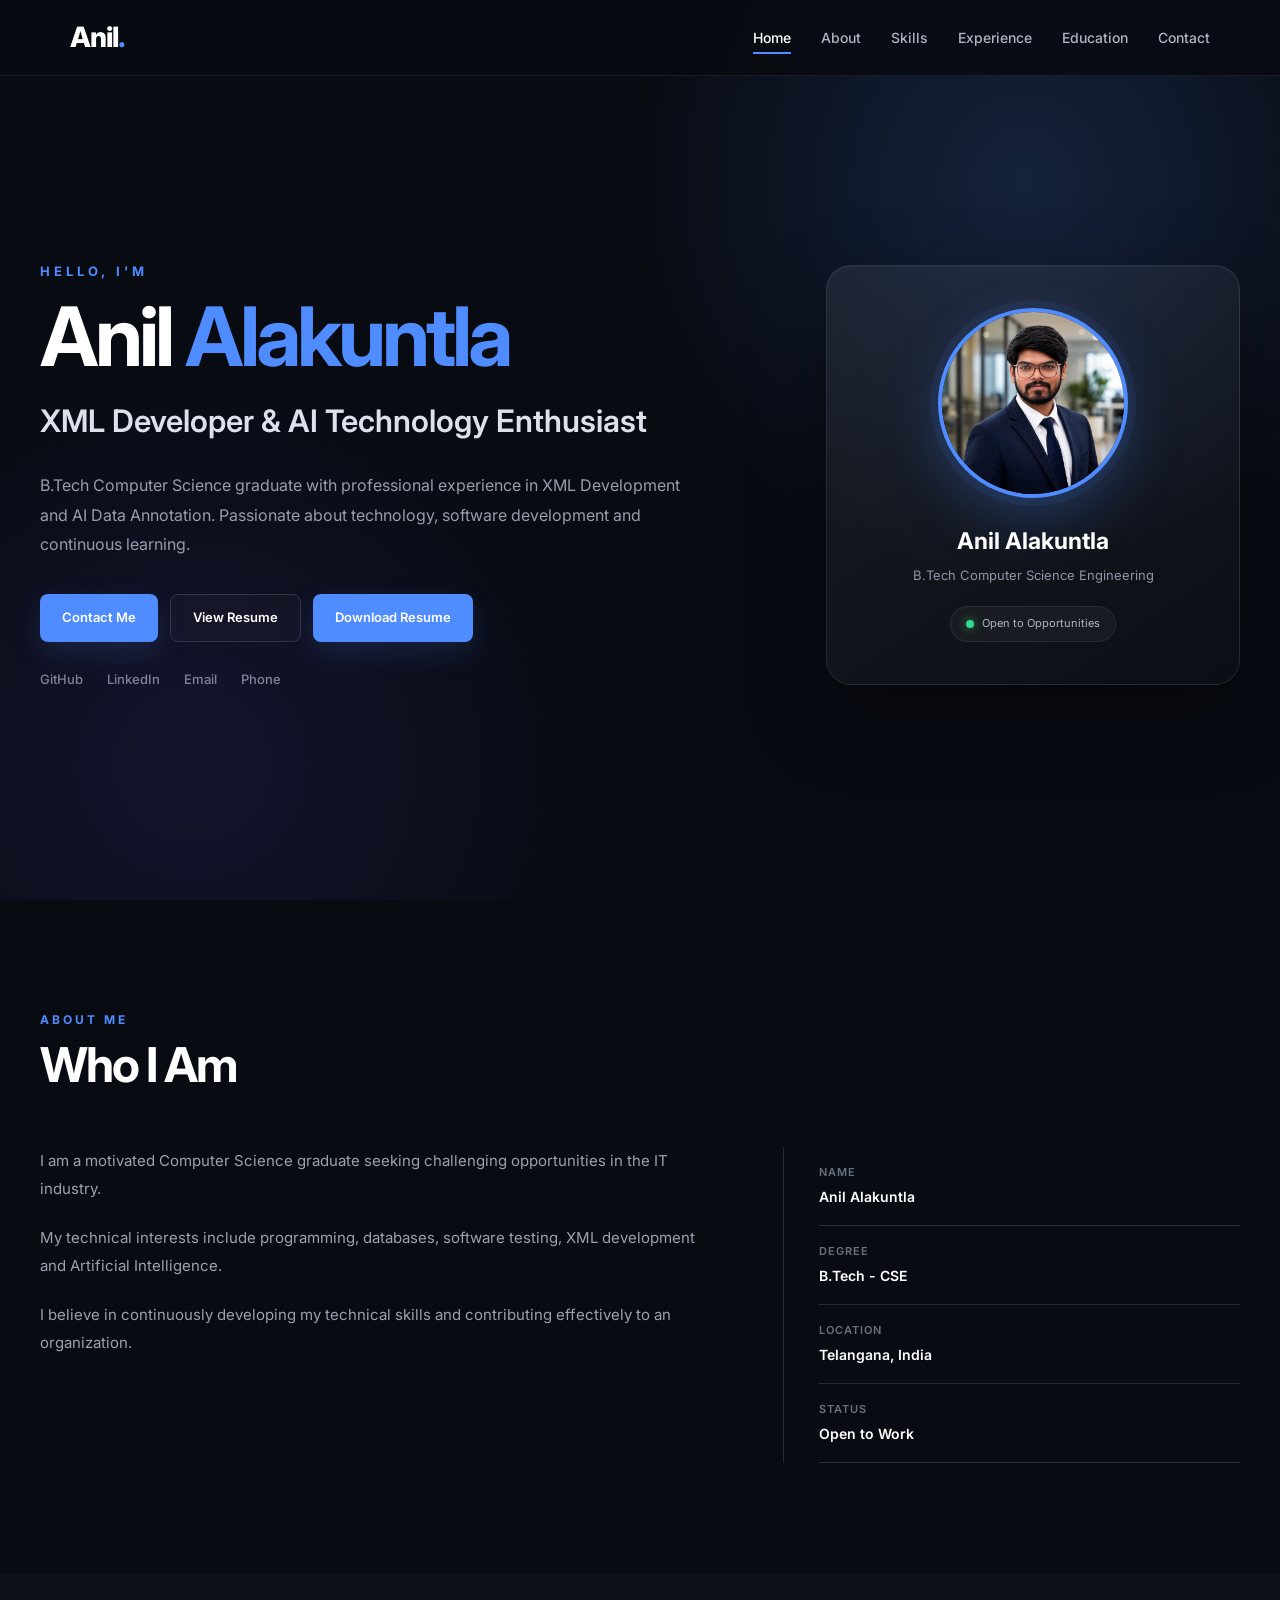
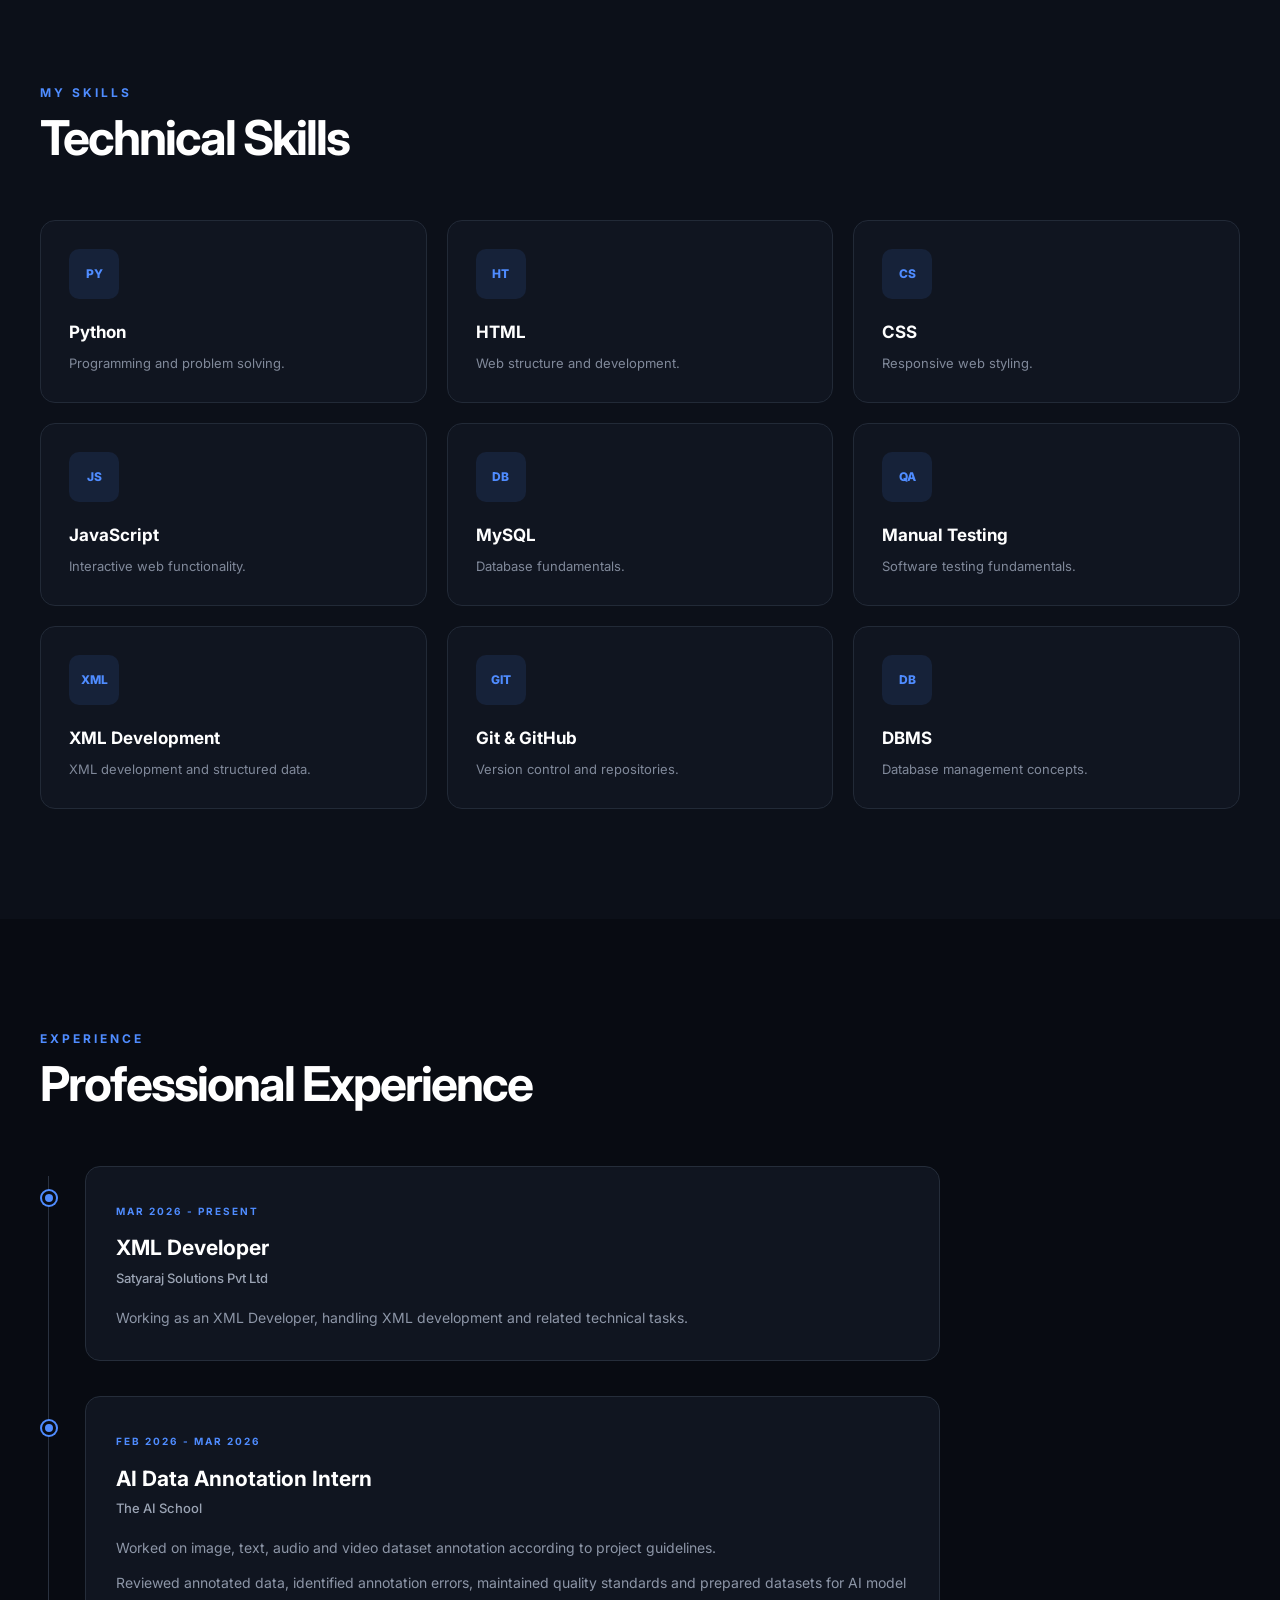
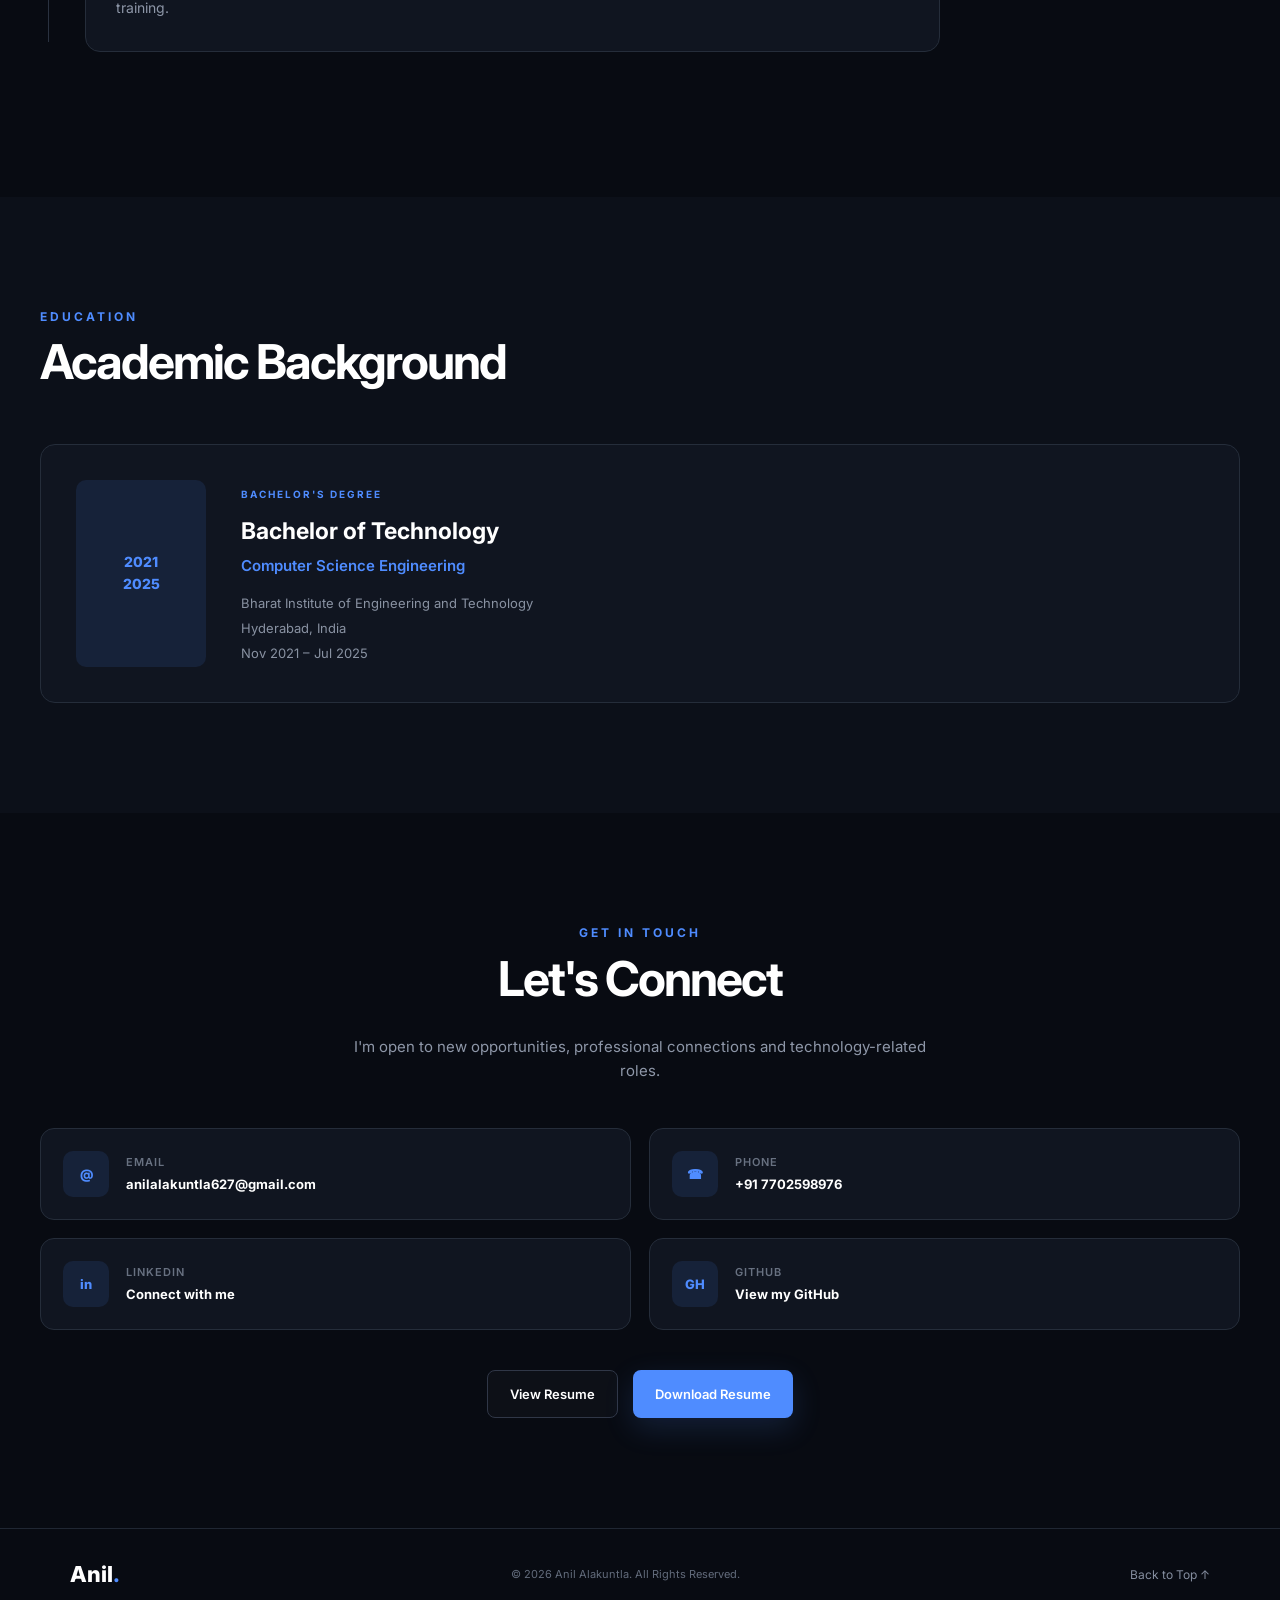
<file: index.html>
<!DOCTYPE html>
<html lang="en">

<head>

    <meta charset="UTF-8">

    <meta name="viewport" content="width=device-width, initial-scale=1.0">

    <meta name="description"
        content="Anil Alakuntla - B.Tech Computer Science graduate, XML Developer and AI Data Annotation professional.">

    <meta name="author" content="Anil Alakuntla">

    <title>Anil Alakuntla | Portfolio</title>


    <!-- Google Font -->

    <link rel="preconnect" href="https://fonts.googleapis.com">

    <link rel="preconnect" href="https://fonts.gstatic.com" crossorigin>

    <link
        href="https://fonts.googleapis.com/css2?family=Inter:wght@400;500;600;700;800&display=swap"
        rel="stylesheet">


    <!-- CSS -->

    <link rel="stylesheet" href="style.css">

</head>


<body>


    <!-- =====================================
         NAVIGATION
    ====================================== -->

    <header class="header">

        <nav class="navbar">

            <a href="#home" class="logo">
                Anil<span>.</span>
            </a>


            <ul class="nav-links" id="navLinks">

                <li>
                    <a href="#home">Home</a>
                </li>

                <li>
                    <a href="#about">About</a>
                </li>

                <li>
                    <a href="#skills">Skills</a>
                </li>

                <li>
                    <a href="#experience">Experience</a>
                </li>

                <li>
                    <a href="#education">Education</a>
                </li>

                <li>
                    <a href="#contact">Contact</a>
                </li>

            </ul>


            <!-- Mobile Menu Button -->

            <button
                class="menu-btn"
                id="menuBtn"
                aria-label="Open menu">

                ☰

            </button>

        </nav>

    </header>



    <main>


        <!-- =====================================
             HOME / HERO
        ====================================== -->

        <section id="home" class="hero">

            <div class="hero-container">


                <!-- Hero Left -->

                <div class="hero-content">

                    <p class="welcome">
                        HELLO, I'M
                    </p>


                    <h1>
                        Anil <span>Alakuntla</span>
                    </h1>


                    <h2>
                        XML Developer & AI Technology Enthusiast
                    </h2>


                    <p class="hero-description">

                        B.Tech Computer Science graduate with
                        professional experience in XML Development
                        and AI Data Annotation. Passionate about
                        technology, software development and
                        continuous learning.

                    </p>


                    <!-- Hero Buttons -->

                    <div class="hero-buttons">


                        <a
                            href="#contact"
                            class="btn btn-primary">

                            Contact Me

                        </a>


                        <a
                            href="resume.pdf"
                            class="btn btn-outline"
                            target="_blank">

                            View Resume

                        </a>


                        <a
                            href="resume.pdf"
                            class="btn btn-primary"
                            download>

                            Download Resume

                        </a>

                    </div>


                    <!-- Social Links -->

                    <div class="social-links">


                        <a
                            href="https://github.com/Alakuntlaanil"
                            target="_blank"
                            rel="noopener noreferrer">

                            GitHub

                        </a>


                        <a
                            href="https://www.linkedin.com/in/alakuntla-anil-9186b3218"
                            target="_blank"
                            rel="noopener noreferrer">

                            LinkedIn

                        </a>


                        <a
                            href="mailto:anilalakuntla627@gmail.com">

                            Email

                        </a>


                        <a
                            href="tel:+917702598976">

                            Phone

                        </a>

                    </div>

                </div>



                <!-- Hero Right -->

                <div class="hero-card">


                    <!-- Profile Image -->

                    <div class="profile-photo">

                        <img
                            src="profile.jpg"
                            alt="Anil Alakuntla">

                    </div>


                    <h3>
                        Anil Alakuntla
                    </h3>


                    <p>
                        B.Tech Computer Science Engineering
                    </p>


                    <div class="status">

                        <span></span>

                        Open to Opportunities

                    </div>

                </div>

            </div>

        </section>



        <!-- =====================================
             ABOUT
        ====================================== -->

        <section id="about" class="section">

            <div class="section-container">


                <p class="section-label">
                    ABOUT ME
                </p>


                <h2 class="section-title">
                    Who I Am
                </h2>


                <div class="about-grid">


                    <div class="about-text">

                        <p>

                            I am a motivated Computer Science
                            graduate seeking challenging
                            opportunities in the IT industry.

                        </p>


                        <p>

                            My technical interests include
                            programming, databases, software
                            testing, XML development and
                            Artificial Intelligence.

                        </p>


                        <p>

                            I believe in continuously developing
                            my technical skills and contributing
                            effectively to an organization.

                        </p>

                    </div>



                    <div class="about-info">


                        <div class="info-item">

                            <span class="info-title">
                                Name
                            </span>

                            <span class="info-value">
                                Anil Alakuntla
                            </span>

                        </div>


                        <div class="info-item">

                            <span class="info-title">
                                Degree
                            </span>

                            <span class="info-value">
                                B.Tech - CSE
                            </span>

                        </div>


                        <div class="info-item">

                            <span class="info-title">
                                Location
                            </span>

                            <span class="info-value">
                                Telangana, India
                            </span>

                        </div>


                        <div class="info-item">

                            <span class="info-title">
                                Status
                            </span>

                            <span class="info-value">
                                Open to Work
                            </span>

                        </div>

                    </div>

                </div>

            </div>

        </section>



        <!-- =====================================
             SKILLS
        ====================================== -->

        <section id="skills" class="section section-dark">

            <div class="section-container">


                <p class="section-label">
                    MY SKILLS
                </p>


                <h2 class="section-title">
                    Technical Skills
                </h2>


                <div class="skills-grid">


                    <div class="skill-card">

                        <div class="skill-icon">
                            PY
                        </div>

                        <h3>
                            Python
                        </h3>

                        <p>
                            Programming and problem solving.
                        </p>

                    </div>


                    <div class="skill-card">

                        <div class="skill-icon">
                            HT
                        </div>

                        <h3>
                            HTML
                        </h3>

                        <p>
                            Web structure and development.
                        </p>

                    </div>


                    <div class="skill-card">

                        <div class="skill-icon">
                            CS
                        </div>

                        <h3>
                            CSS
                        </h3>

                        <p>
                            Responsive web styling.
                        </p>

                    </div>


                    <div class="skill-card">

                        <div class="skill-icon">
                            JS
                        </div>

                        <h3>
                            JavaScript
                        </h3>

                        <p>
                            Interactive web functionality.
                        </p>

                    </div>


                    <div class="skill-card">

                        <div class="skill-icon">
                            DB
                        </div>

                        <h3>
                            MySQL
                        </h3>

                        <p>
                            Database fundamentals.
                        </p>

                    </div>


                    <div class="skill-card">

                        <div class="skill-icon">
                            QA
                        </div>

                        <h3>
                            Manual Testing
                        </h3>

                        <p>
                            Software testing fundamentals.
                        </p>

                    </div>


                    <div class="skill-card">

                        <div class="skill-icon">
                            XML
                        </div>

                        <h3>
                            XML Development
                        </h3>

                        <p>
                            XML development and structured data.
                        </p>

                    </div>


                    <div class="skill-card">

                        <div class="skill-icon">
                            GIT
                        </div>

                        <h3>
                            Git & GitHub
                        </h3>

                        <p>
                            Version control and repositories.
                        </p>

                    </div>


                    <div class="skill-card">

                        <div class="skill-icon">
                            DB
                        </div>

                        <h3>
                            DBMS
                        </h3>

                        <p>
                            Database management concepts.
                        </p>

                    </div>

                </div>

            </div>

        </section>



        <!-- =====================================
             EXPERIENCE
        ====================================== -->

        <section id="experience" class="section">

            <div class="section-container">


                <p class="section-label">
                    EXPERIENCE
                </p>


                <h2 class="section-title">
                    Professional Experience
                </h2>


                <div class="timeline">


                    <!-- XML Developer -->

                    <div class="timeline-item">

                        <div class="timeline-dot"></div>


                        <div class="experience-card">

                            <span class="experience-type">
                                MAR 2026 - PRESENT
                            </span>


                            <h3>
                                XML Developer
                            </h3>


                            <h4>
                                Satyaraj Solutions Pvt Ltd
                            </h4>


                            <p>

                                Working as an XML Developer,
                                handling XML development and
                                related technical tasks.

                            </p>

                        </div>

                    </div>



                    <!-- AI Data Annotation -->

                    <div class="timeline-item">

                        <div class="timeline-dot"></div>


                        <div class="experience-card">

                            <span class="experience-type">
                                FEB 2026 - MAR 2026
                            </span>


                            <h3>
                                AI Data Annotation Intern
                            </h3>


                            <h4>
                                The AI School
                            </h4>


                            <p>

                                Worked on image, text, audio and
                                video dataset annotation according
                                to project guidelines.

                            </p>


                            <p>

                                Reviewed annotated data,
                                identified annotation errors,
                                maintained quality standards
                                and prepared datasets for
                                AI model training.

                            </p>

                        </div>

                    </div>

                </div>

            </div>

        </section>



        <!-- =====================================
             EDUCATION
        ====================================== -->

        <section id="education" class="section section-dark">

            <div class="section-container">


                <p class="section-label">
                    EDUCATION
                </p>


                <h2 class="section-title">
                    Academic Background
                </h2>


                <div class="education-card">


                    <div class="education-year">

                        2021
                        <br>
                        2025

                    </div>


                    <div class="education-content">

                        <span class="education-label">
                            BACHELOR'S DEGREE
                        </span>


                        <h3>
                            Bachelor of Technology
                        </h3>


                        <h4>
                            Computer Science Engineering
                        </h4>


                        <p>
                            Bharat Institute of Engineering
                            and Technology
                        </p>


                        <p>
                            Hyderabad, India
                        </p>


                        <p>
                            Nov 2021 – Jul 2025
                        </p>

                    </div>

                </div>

            </div>

        </section>



        <!-- =====================================
             CONTACT
        ====================================== -->

        <section id="contact" class="section contact-section">

            <div class="section-container">


                <p class="section-label">
                    GET IN TOUCH
                </p>


                <h2 class="section-title">
                    Let's Connect
                </h2>


                <p class="contact-description">

                    I'm open to new opportunities,
                    professional connections and
                    technology-related roles.

                </p>


                <div class="contact-grid">


                    <!-- Email -->

                    <a
                        href="mailto:anilalakuntla627@gmail.com"
                        class="contact-card">

                        <div class="contact-icon">
                            @
                        </div>


                        <div>

                            <span>
                                Email
                            </span>


                            <strong>
                                anilalakuntla627@gmail.com
                            </strong>

                        </div>

                    </a>



                    <!-- Phone -->

                    <a
                        href="tel:+917702598976"
                        class="contact-card">

                        <div class="contact-icon">
                            ☎
                        </div>


                        <div>

                            <span>
                                Phone
                            </span>


                            <strong>
                                +91 7702598976
                            </strong>

                        </div>

                    </a>



                    <!-- LinkedIn -->

                    <a
                        href="https://www.linkedin.com/in/alakuntla-anil-9186b3218"
                        target="_blank"
                        rel="noopener noreferrer"
                        class="contact-card">

                        <div class="contact-icon">
                            in
                        </div>


                        <div>

                            <span>
                                LinkedIn
                            </span>


                            <strong>
                                Connect with me
                            </strong>

                        </div>

                    </a>



                    <!-- GitHub -->

                    <a
                        href="https://github.com/Alakuntlaanil"
                        target="_blank"
                        rel="noopener noreferrer"
                        class="contact-card">

                        <div class="contact-icon">
                            GH
                        </div>


                        <div>

                            <span>
                                GitHub
                            </span>


                            <strong>
                                View my GitHub
                            </strong>

                        </div>

                    </a>

                </div>



                <!-- Resume Buttons -->

                <div class="resume-button">


                    <a
                        href="resume.pdf"
                        class="btn btn-outline"
                        target="_blank">

                        View Resume

                    </a>


                    <a
                        href="resume.pdf.pdf"
                        class="btn btn-primary"
                        download>

                        Download Resume

                    </a>

                </div>

            </div>

        </section>

    </main>



    <!-- =====================================
         FOOTER
    ====================================== -->

    <footer class="footer">

        <div class="footer-container">


            <div class="footer-logo">
                Anil<span>.</span>
            </div>


            <p>
                © 2026 Anil Alakuntla. All Rights Reserved.
            </p>


            <a href="#home">
                Back to Top ↑
            </a>

        </div>

    </footer>



    <!-- JavaScript -->

    <script src="script.js"></script>

</body>

</html>
</file>
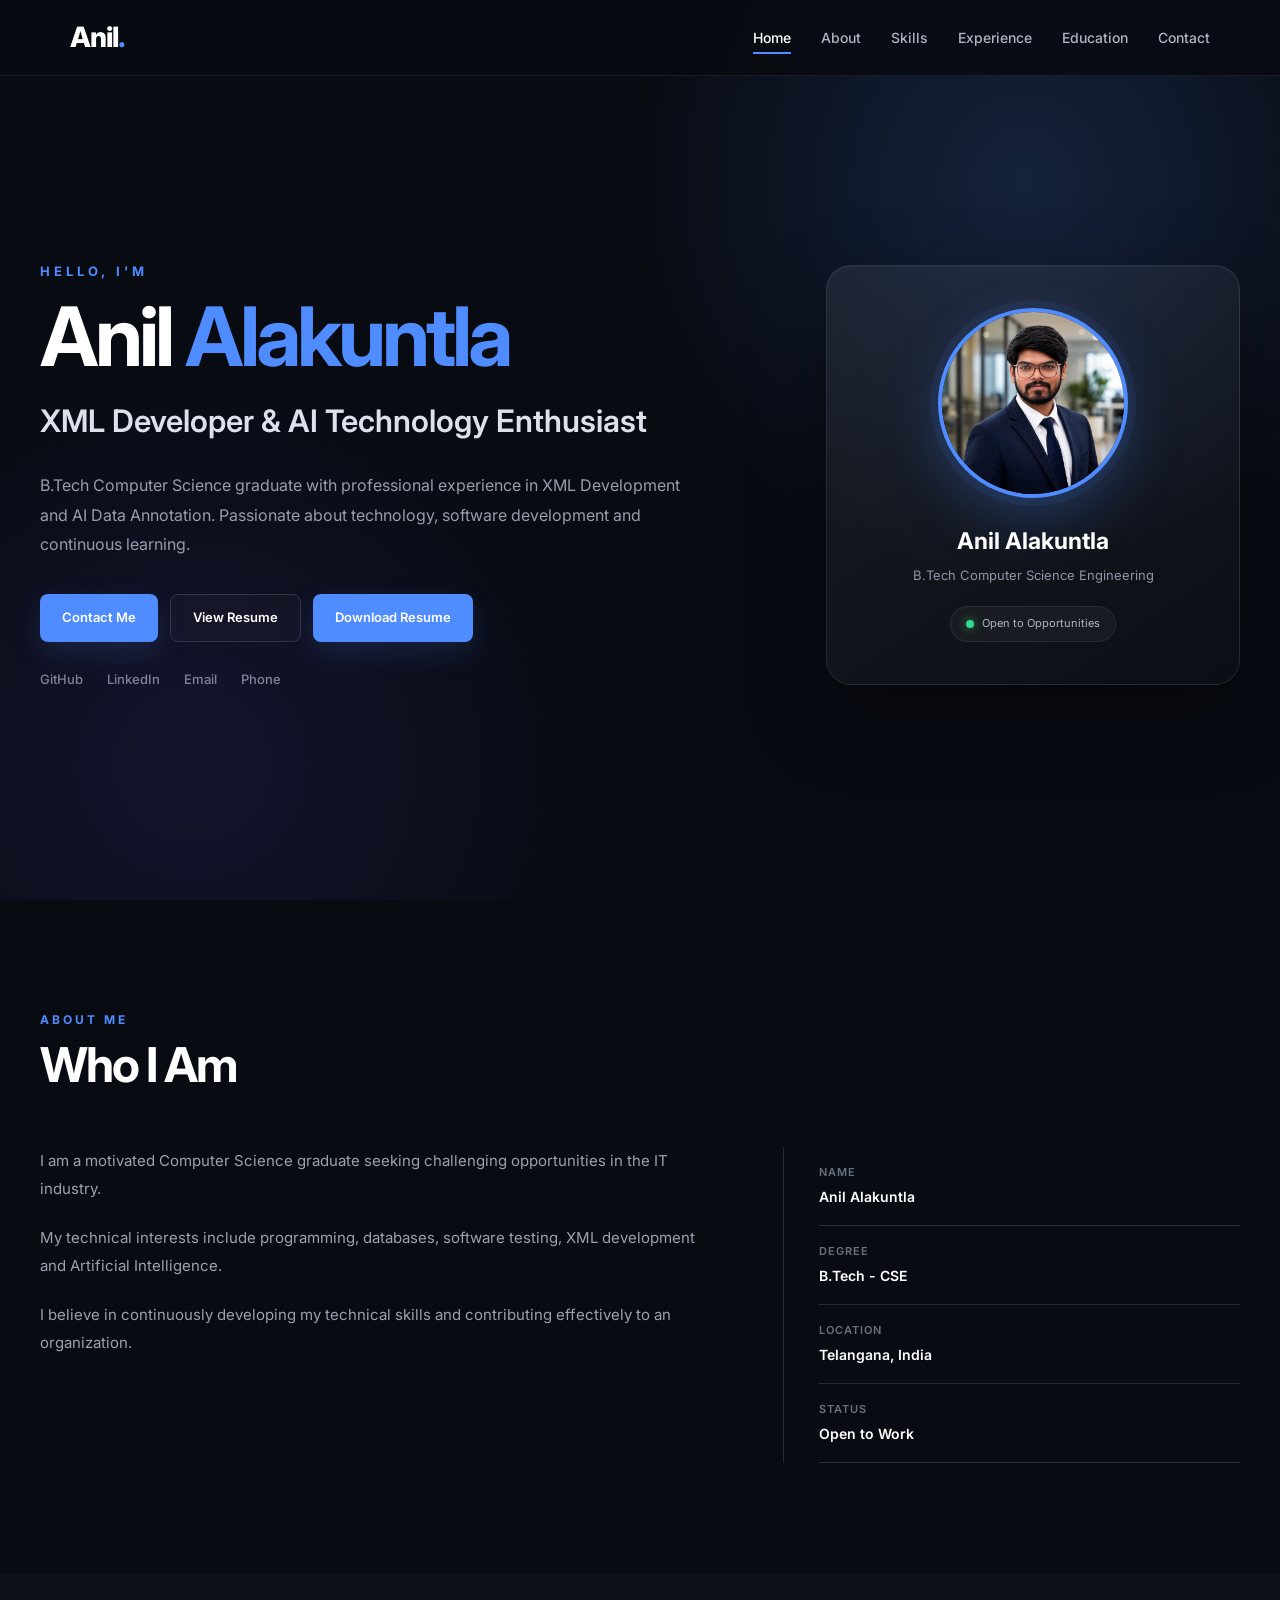
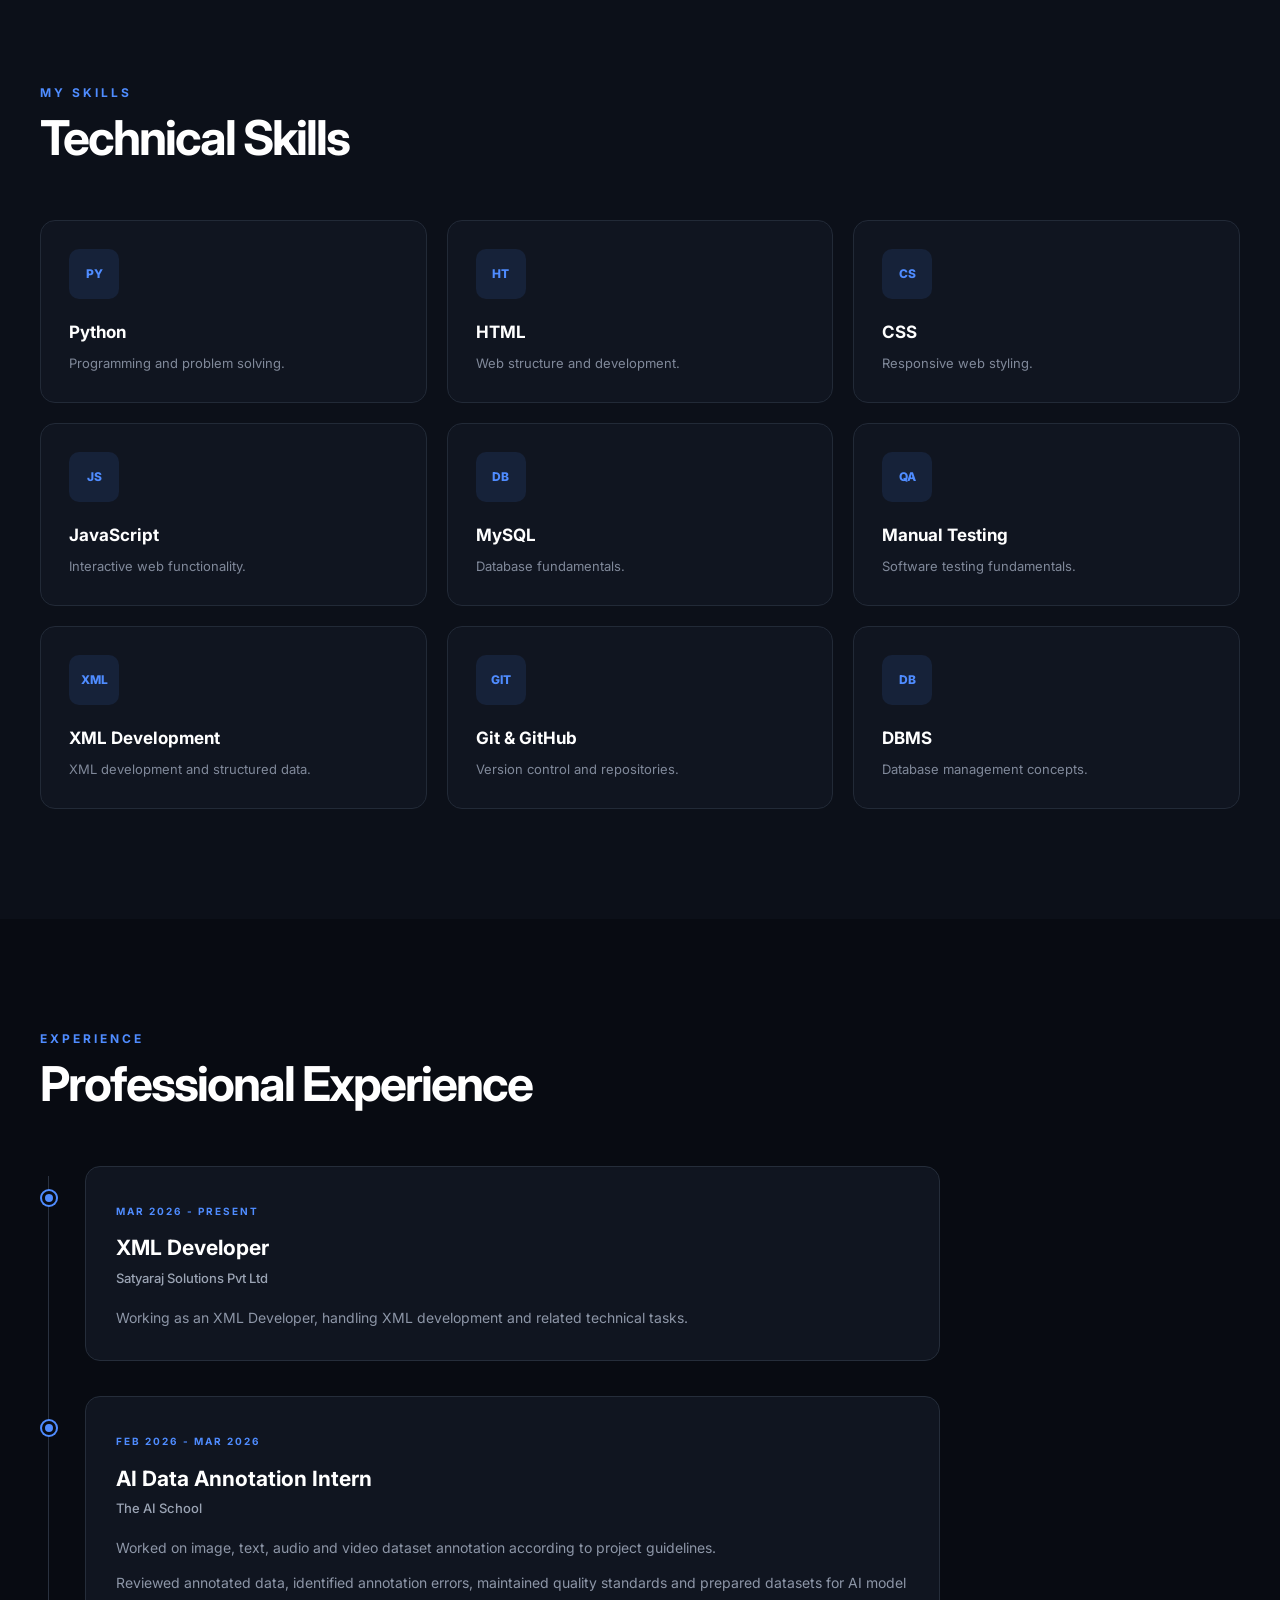
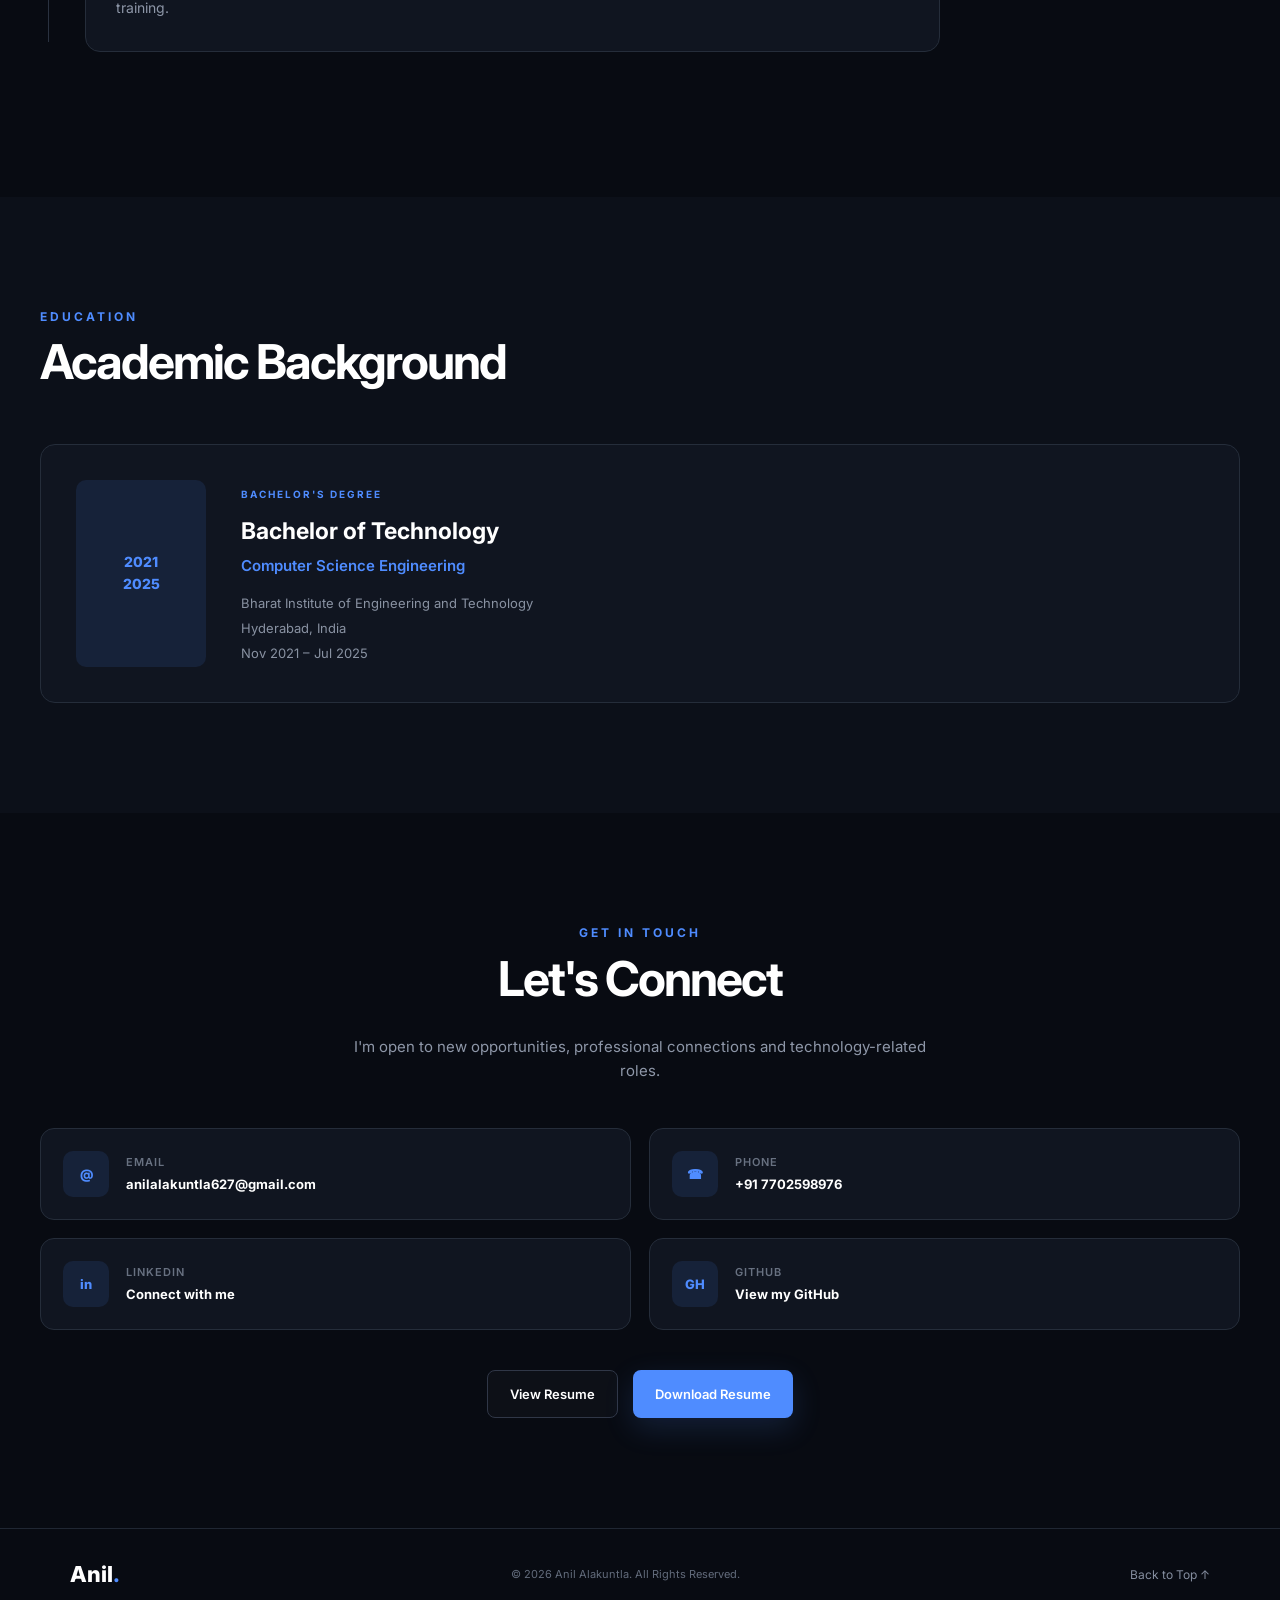
<file: indext.html>
<!DOCTYPE html>
<html lang="en">

<head>

    <meta charset="UTF-8">

    <meta name="viewport" content="width=device-width, initial-scale=1.0">

    <meta name="description"
        content="Anil Alakuntla - B.Tech Computer Science graduate, XML Developer and AI Data Annotation professional.">

    <meta name="author" content="Anil Alakuntla">

    <title>Anil Alakuntla | Portfolio</title>


    <!-- Google Font -->

    <link rel="preconnect" href="https://fonts.googleapis.com">

    <link rel="preconnect" href="https://fonts.gstatic.com" crossorigin>

    <link
        href="https://fonts.googleapis.com/css2?family=Inter:wght@400;500;600;700;800&display=swap"
        rel="stylesheet">


    <!-- CSS -->

    <link rel="stylesheet" href="style.css">

</head>


<body>


    <!-- =====================================
         NAVIGATION
    ====================================== -->

    <header class="header">

        <nav class="navbar">

            <a href="#home" class="logo">
                Anil<span>.</span>
            </a>


            <ul class="nav-links" id="navLinks">

                <li>
                    <a href="#home">Home</a>
                </li>

                <li>
                    <a href="#about">About</a>
                </li>

                <li>
                    <a href="#skills">Skills</a>
                </li>

                <li>
                    <a href="#experience">Experience</a>
                </li>

                <li>
                    <a href="#education">Education</a>
                </li>

                <li>
                    <a href="#contact">Contact</a>
                </li>

            </ul>


            <!-- Mobile Menu Button -->

            <button
                class="menu-btn"
                id="menuBtn"
                aria-label="Open menu">

                ☰

            </button>

        </nav>

    </header>



    <main>


        <!-- =====================================
             HOME / HERO
        ====================================== -->

        <section id="home" class="hero">

            <div class="hero-container">


                <!-- Hero Left -->

                <div class="hero-content">

                    <p class="welcome">
                        HELLO, I'M
                    </p>


                    <h1>
                        Anil <span>Alakuntla</span>
                    </h1>


                    <h2>
                        XML Developer & AI Technology Enthusiast
                    </h2>


                    <p class="hero-description">

                        B.Tech Computer Science graduate with
                        professional experience in XML Development
                        and AI Data Annotation. Passionate about
                        technology, software development and
                        continuous learning.

                    </p>


                    <!-- Hero Buttons -->

                    <div class="hero-buttons">


                        <a
                            href="#contact"
                            class="btn btn-primary">

                            Contact Me

                        </a>


                        <a
                            href="resume.pdf"
                            class="btn btn-outline"
                            target="_blank">

                            View Resume

                        </a>


                        <a
                            href="resume.pdf"
                            class="btn btn-primary"
                            download>

                            Download Resume

                        </a>

                    </div>


                    <!-- Social Links -->

                    <div class="social-links">


                        <a
                            href="https://github.com/Alakuntlaanil"
                            target="_blank"
                            rel="noopener noreferrer">

                            GitHub

                        </a>


                        <a
                            href="https://www.linkedin.com/in/alakuntla-anil-9186b3218"
                            target="_blank"
                            rel="noopener noreferrer">

                            LinkedIn

                        </a>


                        <a
                            href="mailto:anilalakuntla627@gmail.com">

                            Email

                        </a>


                        <a
                            href="tel:+917702598976">

                            Phone

                        </a>

                    </div>

                </div>



                <!-- Hero Right -->

                <div class="hero-card">


                    <!-- Profile Image -->

                    <div class="profile-photo">

                        <img
                            src="profile.jpg"
                            alt="Anil Alakuntla">

                    </div>


                    <h3>
                        Anil Alakuntla
                    </h3>


                    <p>
                        B.Tech Computer Science Engineering
                    </p>


                    <div class="status">

                        <span></span>

                        Open to Opportunities

                    </div>

                </div>

            </div>

        </section>



        <!-- =====================================
             ABOUT
        ====================================== -->

        <section id="about" class="section">

            <div class="section-container">


                <p class="section-label">
                    ABOUT ME
                </p>


                <h2 class="section-title">
                    Who I Am
                </h2>


                <div class="about-grid">


                    <div class="about-text">

                        <p>

                            I am a motivated Computer Science
                            graduate seeking challenging
                            opportunities in the IT industry.

                        </p>


                        <p>

                            My technical interests include
                            programming, databases, software
                            testing, XML development and
                            Artificial Intelligence.

                        </p>


                        <p>

                            I believe in continuously developing
                            my technical skills and contributing
                            effectively to an organization.

                        </p>

                    </div>



                    <div class="about-info">


                        <div class="info-item">

                            <span class="info-title">
                                Name
                            </span>

                            <span class="info-value">
                                Anil Alakuntla
                            </span>

                        </div>


                        <div class="info-item">

                            <span class="info-title">
                                Degree
                            </span>

                            <span class="info-value">
                                B.Tech - CSE
                            </span>

                        </div>


                        <div class="info-item">

                            <span class="info-title">
                                Location
                            </span>

                            <span class="info-value">
                                Telangana, India
                            </span>

                        </div>


                        <div class="info-item">

                            <span class="info-title">
                                Status
                            </span>

                            <span class="info-value">
                                Open to Work
                            </span>

                        </div>

                    </div>

                </div>

            </div>

        </section>



        <!-- =====================================
             SKILLS
        ====================================== -->

        <section id="skills" class="section section-dark">

            <div class="section-container">


                <p class="section-label">
                    MY SKILLS
                </p>


                <h2 class="section-title">
                    Technical Skills
                </h2>


                <div class="skills-grid">


                    <div class="skill-card">

                        <div class="skill-icon">
                            PY
                        </div>

                        <h3>
                            Python
                        </h3>

                        <p>
                            Programming and problem solving.
                        </p>

                    </div>


                    <div class="skill-card">

                        <div class="skill-icon">
                            HT
                        </div>

                        <h3>
                            HTML
                        </h3>

                        <p>
                            Web structure and development.
                        </p>

                    </div>


                    <div class="skill-card">

                        <div class="skill-icon">
                            CS
                        </div>

                        <h3>
                            CSS
                        </h3>

                        <p>
                            Responsive web styling.
                        </p>

                    </div>


                    <div class="skill-card">

                        <div class="skill-icon">
                            JS
                        </div>

                        <h3>
                            JavaScript
                        </h3>

                        <p>
                            Interactive web functionality.
                        </p>

                    </div>


                    <div class="skill-card">

                        <div class="skill-icon">
                            DB
                        </div>

                        <h3>
                            MySQL
                        </h3>

                        <p>
                            Database fundamentals.
                        </p>

                    </div>


                    <div class="skill-card">

                        <div class="skill-icon">
                            QA
                        </div>

                        <h3>
                            Manual Testing
                        </h3>

                        <p>
                            Software testing fundamentals.
                        </p>

                    </div>


                    <div class="skill-card">

                        <div class="skill-icon">
                            XML
                        </div>

                        <h3>
                            XML Development
                        </h3>

                        <p>
                            XML development and structured data.
                        </p>

                    </div>


                    <div class="skill-card">

                        <div class="skill-icon">
                            GIT
                        </div>

                        <h3>
                            Git & GitHub
                        </h3>

                        <p>
                            Version control and repositories.
                        </p>

                    </div>


                    <div class="skill-card">

                        <div class="skill-icon">
                            DB
                        </div>

                        <h3>
                            DBMS
                        </h3>

                        <p>
                            Database management concepts.
                        </p>

                    </div>

                </div>

            </div>

        </section>



        <!-- =====================================
             EXPERIENCE
        ====================================== -->

        <section id="experience" class="section">

            <div class="section-container">


                <p class="section-label">
                    EXPERIENCE
                </p>


                <h2 class="section-title">
                    Professional Experience
                </h2>


                <div class="timeline">


                    <!-- XML Developer -->

                    <div class="timeline-item">

                        <div class="timeline-dot"></div>


                        <div class="experience-card">

                            <span class="experience-type">
                                MAR 2026 - PRESENT
                            </span>


                            <h3>
                                XML Developer
                            </h3>


                            <h4>
                                Satyaraj Solutions Pvt Ltd
                            </h4>


                            <p>

                                Working as an XML Developer,
                                handling XML development and
                                related technical tasks.

                            </p>

                        </div>

                    </div>



                    <!-- AI Data Annotation -->

                    <div class="timeline-item">

                        <div class="timeline-dot"></div>


                        <div class="experience-card">

                            <span class="experience-type">
                                FEB 2026 - MAR 2026
                            </span>


                            <h3>
                                AI Data Annotation Intern
                            </h3>


                            <h4>
                                The AI School
                            </h4>


                            <p>

                                Worked on image, text, audio and
                                video dataset annotation according
                                to project guidelines.

                            </p>


                            <p>

                                Reviewed annotated data,
                                identified annotation errors,
                                maintained quality standards
                                and prepared datasets for
                                AI model training.

                            </p>

                        </div>

                    </div>

                </div>

            </div>

        </section>



        <!-- =====================================
             EDUCATION
        ====================================== -->

        <section id="education" class="section section-dark">

            <div class="section-container">


                <p class="section-label">
                    EDUCATION
                </p>


                <h2 class="section-title">
                    Academic Background
                </h2>


                <div class="education-card">


                    <div class="education-year">

                        2021
                        <br>
                        2025

                    </div>


                    <div class="education-content">

                        <span class="education-label">
                            BACHELOR'S DEGREE
                        </span>


                        <h3>
                            Bachelor of Technology
                        </h3>


                        <h4>
                            Computer Science Engineering
                        </h4>


                        <p>
                            Bharat Institute of Engineering
                            and Technology
                        </p>


                        <p>
                            Hyderabad, India
                        </p>


                        <p>
                            Nov 2021 – Jul 2025
                        </p>

                    </div>

                </div>

            </div>

        </section>



        <!-- =====================================
             CONTACT
        ====================================== -->

        <section id="contact" class="section contact-section">

            <div class="section-container">


                <p class="section-label">
                    GET IN TOUCH
                </p>


                <h2 class="section-title">
                    Let's Connect
                </h2>


                <p class="contact-description">

                    I'm open to new opportunities,
                    professional connections and
                    technology-related roles.

                </p>


                <div class="contact-grid">


                    <!-- Email -->

                    <a
                        href="mailto:anilalakuntla627@gmail.com"
                        class="contact-card">

                        <div class="contact-icon">
                            @
                        </div>


                        <div>

                            <span>
                                Email
                            </span>


                            <strong>
                                anilalakuntla627@gmail.com
                            </strong>

                        </div>

                    </a>



                    <!-- Phone -->

                    <a
                        href="tel:+917702598976"
                        class="contact-card">

                        <div class="contact-icon">
                            ☎
                        </div>


                        <div>

                            <span>
                                Phone
                            </span>


                            <strong>
                                +91 7702598976
                            </strong>

                        </div>

                    </a>



                    <!-- LinkedIn -->

                    <a
                        href="https://www.linkedin.com/in/alakuntla-anil-9186b3218"
                        target="_blank"
                        rel="noopener noreferrer"
                        class="contact-card">

                        <div class="contact-icon">
                            in
                        </div>


                        <div>

                            <span>
                                LinkedIn
                            </span>


                            <strong>
                                Connect with me
                            </strong>

                        </div>

                    </a>



                    <!-- GitHub -->

                    <a
                        href="https://github.com/Alakuntlaanil"
                        target="_blank"
                        rel="noopener noreferrer"
                        class="contact-card">

                        <div class="contact-icon">
                            GH
                        </div>


                        <div>

                            <span>
                                GitHub
                            </span>


                            <strong>
                                View my GitHub
                            </strong>

                        </div>

                    </a>

                </div>



                <!-- Resume Buttons -->

                <div class="resume-button">


                    <a
                        href="resume.pdf"
                        class="btn btn-outline"
                        target="_blank">

                        View Resume

                    </a>


                    <a
                        href="resume.pdf.pdf"
                        class="btn btn-primary"
                        download>

                        Download Resume

                    </a>

                </div>

            </div>

        </section>

    </main>



    <!-- =====================================
         FOOTER
    ====================================== -->

    <footer class="footer">

        <div class="footer-container">


            <div class="footer-logo">
                Anil<span>.</span>
            </div>


            <p>
                © 2026 Anil Alakuntla. All Rights Reserved.
            </p>


            <a href="#home">
                Back to Top ↑
            </a>

        </div>

    </footer>



    <!-- JavaScript -->

    <script src="script.js"></script>

</body>

</html>
</file>
<file: style.css>
/* =========================================
   RESET
========================================= */

* {
    margin: 0;
    padding: 0;
    box-sizing: border-box;
}

html {
    scroll-behavior: smooth;
    scroll-padding-top: 80px;
}

body {
    font-family: "Inter", sans-serif;
    background: #080b12;
    color: #ffffff;
    line-height: 1.6;
}

a {
    text-decoration: none;
    color: inherit;
}

ul {
    list-style: none;
}

button {
    font-family: inherit;
}

::selection {
    background: #4f8cff;
    color: #ffffff;
}


/* =========================================
   HEADER
========================================= */

.header {
    position: fixed;
    top: 0;
    left: 0;
    width: 100%;
    z-index: 1000;

    background: rgba(8, 11, 18, 0.88);
    backdrop-filter: blur(18px);

    border-bottom: 1px solid rgba(255, 255, 255, 0.07);

    transition: 0.3s ease;
}

.navbar {
    max-width: 1200px;
    height: 75px;

    margin: auto;
    padding: 0 30px;

    display: flex;
    align-items: center;
    justify-content: space-between;
}

.logo {
    font-size: 28px;
    font-weight: 800;
    letter-spacing: -1px;
}

.logo span,
.footer-logo span {
    color: #4f8cff;
}

.nav-links {
    display: flex;
    align-items: center;
    gap: 30px;
}

.nav-links a {
    position: relative;

    color: #aeb5c3;
    font-size: 14px;
    font-weight: 500;

    transition: 0.3s ease;
}

.nav-links a:hover,
.nav-links a.active {
    color: #ffffff;
}

.nav-links a::after {
    content: "";

    position: absolute;
    left: 0;
    bottom: -8px;

    width: 0;
    height: 2px;

    background: #4f8cff;

    transition: 0.3s ease;
}

.nav-links a:hover::after,
.nav-links a.active::after {
    width: 100%;
}

.menu-btn {
    display: none;

    border: none;
    outline: none;

    background: transparent;
    color: #ffffff;

    font-size: 28px;
    cursor: pointer;
}


/* =========================================
   HERO
========================================= */

.hero {
    min-height: 100vh;

    padding: 140px 30px 90px;

    display: flex;
    align-items: center;

    background:
        radial-gradient(
            circle at 80% 20%,
            rgba(79, 140, 255, 0.18),
            transparent 32%
        ),
        radial-gradient(
            circle at 15% 85%,
            rgba(115, 87, 255, 0.12),
            transparent 30%
        );
}

.hero-container {
    width: 100%;
    max-width: 1200px;

    margin: auto;

    display: grid;
    grid-template-columns: 1.45fr 0.85fr;

    gap: 80px;

    align-items: center;
}

.welcome {
    margin-bottom: 15px;

    color: #4f8cff;

    font-size: 13px;
    font-weight: 700;

    letter-spacing: 4px;
}

.hero h1 {
    margin-bottom: 18px;

    font-size: clamp(50px, 7vw, 82px);
    line-height: 1;

    letter-spacing: -4px;
}

.hero h1 span {
    color: #4f8cff;
}

.hero h2 {
    margin-bottom: 25px;

    color: #dce1eb;

    font-size: clamp(21px, 3vw, 31px);
    font-weight: 600;
}

.hero-description {
    max-width: 650px;

    color: #969eae;

    font-size: 16px;
    line-height: 1.85;
}


/* =========================================
   HERO BUTTONS
========================================= */

.hero-buttons {
    display: flex;
    flex-wrap: wrap;

    gap: 12px;

    margin-top: 34px;
}

.btn {
    min-height: 48px;

    padding: 12px 22px;

    display: inline-flex;
    align-items: center;
    justify-content: center;

    border-radius: 8px;

    font-size: 13px;
    font-weight: 600;

    transition: 0.3s ease;
}

.btn-primary {
    background: #4f8cff;
    color: #ffffff;

    box-shadow:
        0 10px 30px rgba(79, 140, 255, 0.16);
}

.btn-primary:hover {
    transform: translateY(-3px);

    box-shadow:
        0 15px 35px rgba(79, 140, 255, 0.30);
}

.btn-outline {
    border: 1px solid #303747;

    background: rgba(255, 255, 255, 0.02);

    color: #ffffff;
}

.btn-outline:hover {
    transform: translateY(-3px);

    border-color: #4f8cff;

    background: rgba(79, 140, 255, 0.08);
}


/* =========================================
   SOCIAL LINKS
========================================= */

.social-links {
    display: flex;
    flex-wrap: wrap;

    gap: 24px;

    margin-top: 27px;
}

.social-links a {
    color: #7f8797;

    font-size: 13px;
    font-weight: 500;

    transition: 0.3s ease;
}

.social-links a:hover {
    color: #4f8cff;

    transform: translateY(-2px);
}


/* =========================================
   PROFILE CARD
========================================= */

.hero-card {
    min-height: 420px;

    padding: 40px;

    display: flex;
    flex-direction: column;
    align-items: center;
    justify-content: center;

    text-align: center;

    border: 1px solid rgba(255, 255, 255, 0.09);

    border-radius: 25px;

    background:
        linear-gradient(
            145deg,
            rgba(255, 255, 255, 0.07),
            rgba(255, 255, 255, 0.015)
        );

    box-shadow:
        0 30px 80px rgba(0, 0, 0, 0.40),
        inset 0 1px 0 rgba(255, 255, 255, 0.04);

    animation: floating 5s ease-in-out infinite;
}


/* =========================================
   PROFILE PHOTO
========================================= */

.profile-photo {
    width: 190px;
    height: 190px;

    margin-bottom: 25px;

    border-radius: 50%;

    overflow: hidden;

    border: 4px solid #4f8cff;

    background: #101520;

    box-shadow:
        0 0 0 8px rgba(79, 140, 255, 0.07),
        0 20px 55px rgba(79, 140, 255, 0.25);
}

.profile-photo img {
    width: 100%;
    height: 100%;

    display: block;

    object-fit: cover;
    object-position: center;

    transition: 0.5s ease;
}

.profile-photo:hover img {
    transform: scale(1.06);
}

.hero-card h3 {
    margin-bottom: 5px;

    font-size: 23px;
    font-weight: 700;
}

.hero-card > p {
    color: #8d96a7;

    font-size: 13px;
}


/* =========================================
   STATUS
========================================= */

.status {
    margin-top: 20px;

    padding: 8px 15px;

    display: flex;
    align-items: center;
    gap: 8px;

    border: 1px solid rgba(255, 255, 255, 0.07);

    border-radius: 30px;

    background: rgba(255, 255, 255, 0.04);

    color: #aeb6c4;

    font-size: 11px;
}

.status span {
    width: 8px;
    height: 8px;

    border-radius: 50%;

    background: #36d98b;

    box-shadow:
        0 0 10px rgba(54, 217, 139, 0.6);
}


/* =========================================
   FLOATING ANIMATION
========================================= */

@keyframes floating {

    0%,
    100% {
        transform: translateY(0);
    }

    50% {
        transform: translateY(-9px);
    }
}


/* =========================================
   SECTIONS
========================================= */

.section {
    padding: 110px 30px;
}

.section-dark {
    background: #0c1019;
}

.section-container {
    width: 100%;
    max-width: 1200px;

    margin: auto;
}

.section-label {
    margin-bottom: 10px;

    color: #4f8cff;

    font-size: 12px;
    font-weight: 700;

    letter-spacing: 3px;
}

.section-title {
    margin-bottom: 55px;

    color: #ffffff;

    font-size: clamp(34px, 5vw, 48px);

    line-height: 1.1;

    letter-spacing: -2px;
}


/* =========================================
   ABOUT
========================================= */

.about-grid {
    display: grid;

    grid-template-columns: 1.45fr 1fr;

    gap: 80px;
}

.about-text p {
    margin-bottom: 20px;

    color: #9aa2b1;

    font-size: 15px;

    line-height: 1.9;
}

.about-info {
    padding-left: 35px;

    border-left: 1px solid #252c39;
}

.info-item {
    padding: 17px 0;

    display: flex;
    flex-direction: column;

    gap: 4px;

    border-bottom: 1px solid #252c39;
}

.info-title {
    color: #687181;

    font-size: 11px;
    font-weight: 600;

    text-transform: uppercase;

    letter-spacing: 1px;
}

.info-value {
    color: #ffffff;

    font-size: 14px;
    font-weight: 600;
}


/* =========================================
   SKILLS
========================================= */

.skills-grid {
    display: grid;

    grid-template-columns: repeat(3, 1fr);

    gap: 20px;
}

.skill-card {
    padding: 28px;

    border: 1px solid #222a37;

    border-radius: 15px;

    background: #101520;

    transition: 0.3s ease;
}

.skill-card:hover {
    transform: translateY(-7px);

    border-color: #4f8cff;

    box-shadow:
        0 15px 40px rgba(0, 0, 0, 0.20);
}

.skill-icon {
    width: 50px;
    height: 50px;

    margin-bottom: 20px;

    display: flex;
    align-items: center;
    justify-content: center;

    border-radius: 10px;

    background: rgba(79, 140, 255, 0.11);

    color: #4f8cff;

    font-size: 12px;
    font-weight: 800;
}

.skill-card h3 {
    margin-bottom: 7px;

    font-size: 17px;
}

.skill-card p {
    color: #80899a;

    font-size: 13px;
}


/* =========================================
   EXPERIENCE
========================================= */

.timeline {
    position: relative;

    max-width: 900px;
}

.timeline::before {
    content: "";

    position: absolute;

    left: 8px;
    top: 10px;
    bottom: 10px;

    width: 1px;

    background: #2a3240;
}

.timeline-item {
    position: relative;

    padding-left: 45px;

    margin-bottom: 35px;
}

.timeline-dot {
    position: absolute;

    left: 2px;
    top: 25px;

    width: 14px;
    height: 14px;

    border-radius: 50%;

    background: #4f8cff;

    border: 3px solid #080b12;

    box-shadow:
        0 0 0 2px #4f8cff;
}

.experience-card {
    padding: 30px;

    border: 1px solid #252d3a;

    border-radius: 15px;

    background: #101520;

    transition: 0.3s ease;
}

.experience-card:hover {
    transform: translateX(5px);

    border-color: #4f8cff;
}

.experience-type {
    color: #4f8cff;

    font-size: 10px;
    font-weight: 700;

    letter-spacing: 2px;
}

.experience-card h3 {
    margin: 9px 0 3px;

    font-size: 21px;
}

.experience-card h4 {
    margin-bottom: 16px;

    color: #9ba4b4;

    font-size: 13px;
    font-weight: 500;
}

.experience-card p {
    margin-bottom: 10px;

    color: #8d96a7;

    font-size: 14px;

    line-height: 1.8;
}

.experience-card p:last-child {
    margin-bottom: 0;
}


/* =========================================
   EDUCATION
========================================= */

.education-card {
    display: grid;

    grid-template-columns: 130px 1fr;

    gap: 35px;

    padding: 35px;

    border: 1px solid #252d3a;

    border-radius: 15px;

    background: #101520;

    transition: 0.3s ease;
}

.education-card:hover {
    border-color: #4f8cff;
}

.education-year {
    min-height: 75px;

    display: flex;
    align-items: center;
    justify-content: center;

    text-align: center;

    border-radius: 10px;

    background: rgba(79, 140, 255, 0.11);

    color: #4f8cff;

    font-size: 14px;
    font-weight: 800;
}

.education-label {
    color: #4f8cff;

    font-size: 10px;
    font-weight: 700;

    letter-spacing: 2px;
}

.education-content h3 {
    margin-top: 8px;

    font-size: 23px;
}

.education-content h4 {
    margin: 4px 0 15px;

    color: #4f8cff;

    font-size: 15px;
    font-weight: 600;
}

.education-content p {
    margin-bottom: 4px;

    color: #8992a2;

    font-size: 13px;
}


/* =========================================
   CONTACT
========================================= */

.contact-section {
    text-align: center;
}

.contact-description {
    max-width: 600px;

    margin: -25px auto 45px;

    color: #8e97a8;

    font-size: 15px;
}

.contact-grid {
    display: grid;

    grid-template-columns: repeat(2, 1fr);

    gap: 18px;

    text-align: left;
}

.contact-card {
    min-height: 90px;

    padding: 22px;

    display: flex;
    align-items: center;

    gap: 17px;

    border: 1px solid #252d3a;

    border-radius: 14px;

    background: #101520;

    transition: 0.3s ease;
}

.contact-card:hover {
    transform: translateY(-5px);

    border-color: #4f8cff;

    box-shadow:
        0 15px 35px rgba(0, 0, 0, 0.18);
}

.contact-icon {
    width: 46px;
    height: 46px;

    flex-shrink: 0;

    display: flex;
    align-items: center;
    justify-content: center;

    border-radius: 10px;

    background: rgba(79, 140, 255, 0.11);

    color: #4f8cff;

    font-size: 13px;
    font-weight: 800;
}

.contact-card span {
    display: block;

    margin-bottom: 3px;

    color: #687181;

    font-size: 11px;
    font-weight: 600;

    text-transform: uppercase;

    letter-spacing: 1px;
}

.contact-card strong {
    display: block;

    color: #ffffff;

    font-size: 13px;

    word-break: break-word;
}


/* =========================================
   RESUME BUTTONS
========================================= */

.resume-button {
    margin-top: 40px;

    display: flex;
    justify-content: center;
    align-items: center;

    gap: 15px;
}


/* =========================================
   FOOTER
========================================= */

.footer {
    border-top: 1px solid #202733;

    background: #080b12;
}

.footer-container {
    max-width: 1200px;

    min-height: 90px;

    margin: auto;

    padding: 20px 30px;

    display: flex;
    align-items: center;
    justify-content: space-between;

    gap: 20px;
}

.footer-logo {
    font-size: 22px;
    font-weight: 800;
}

.footer-logo span {
    color: #4f8cff;
}

.footer p {
    color: #626b7b;

    font-size: 11px;
}

.footer a {
    color: #858e9f;

    font-size: 12px;

    transition: 0.3s ease;
}

.footer a:hover {
    color: #4f8cff;
}


/* =========================================
   TABLET
========================================= */

@media (max-width: 950px) {

    .nav-links {
        gap: 20px;
    }

    .hero-container {
        grid-template-columns: 1fr;

        gap: 60px;
    }

    .hero-content {
        text-align: center;
    }

    .hero-description {
        margin: auto;
    }

    .hero-buttons,
    .social-links {
        justify-content: center;
    }

    .hero-card {
        width: 100%;
        max-width: 500px;

        margin: auto;
    }

    .about-grid {
        grid-template-columns: 1fr;

        gap: 45px;
    }

    .about-info {
        padding-left: 0;
        padding-top: 20px;

        border-left: none;
        border-top: 1px solid #252c39;
    }

    .skills-grid {
        grid-template-columns: repeat(2, 1fr);
    }
}


/* =========================================
   MOBILE
========================================= */

@media (max-width: 700px) {

    .navbar {
        height: 70px;

        padding: 0 20px;
    }

    .menu-btn {
        display: block;
    }

    .nav-links {
        position: absolute;

        top: 70px;
        left: 0;

        width: 100%;

        padding: 25px 20px;

        display: none;
        flex-direction: column;
        align-items: flex-start;

        gap: 20px;

        background: #0c1019;

        border-bottom: 1px solid #252c39;
    }

    .nav-links.active {
        display: flex;
    }


    .hero {
        padding: 115px 20px 70px;
    }

    .hero h1 {
        font-size: 48px;

        letter-spacing: -2.5px;
    }

    .hero h2 {
        font-size: 21px;
    }

    .hero-description {
        font-size: 14px;
    }


    .hero-buttons {
        flex-direction: column;
    }

    .hero-buttons .btn {
        width: 100%;
    }


    .social-links {
        flex-wrap: wrap;

        gap: 18px;
    }


    .hero-card {
        min-height: 370px;

        padding: 30px 20px;
    }


    .profile-photo {
        width: 165px;
        height: 165px;
    }


    .section {
        padding: 80px 20px;
    }

    .section-title {
        margin-bottom: 40px;
    }


    .skills-grid {
        grid-template-columns: 1fr;
    }


    .timeline-item {
        padding-left: 35px;
    }


    .experience-card {
        padding: 25px;
    }


    .education-card {
        grid-template-columns: 1fr;

        gap: 20px;

        padding: 25px;
    }

    .education-year {
        width: 100px;
    }


    .contact-grid {
        grid-template-columns: 1fr;
    }


    .resume-button {
        flex-direction: column;
    }

    .resume-button .btn {
        width: 100%;
        max-width: 350px;
    }


    .footer-container {
        flex-direction: column;

        text-align: center;

        padding: 30px 20px;
    }
}


/* =========================================
   SMALL MOBILE
========================================= */

@media (max-width: 420px) {

    .hero h1 {
        font-size: 42px;
    }

    .hero h2 {
        font-size: 19px;
    }

    .hero-card {
        border-radius: 20px;
    }

    .profile-photo {
        width: 145px;
        height: 145px;
    }

    .experience-card {
        padding: 22px;
    }

    .contact-card {
        padding: 18px;
    }
}
</file>
